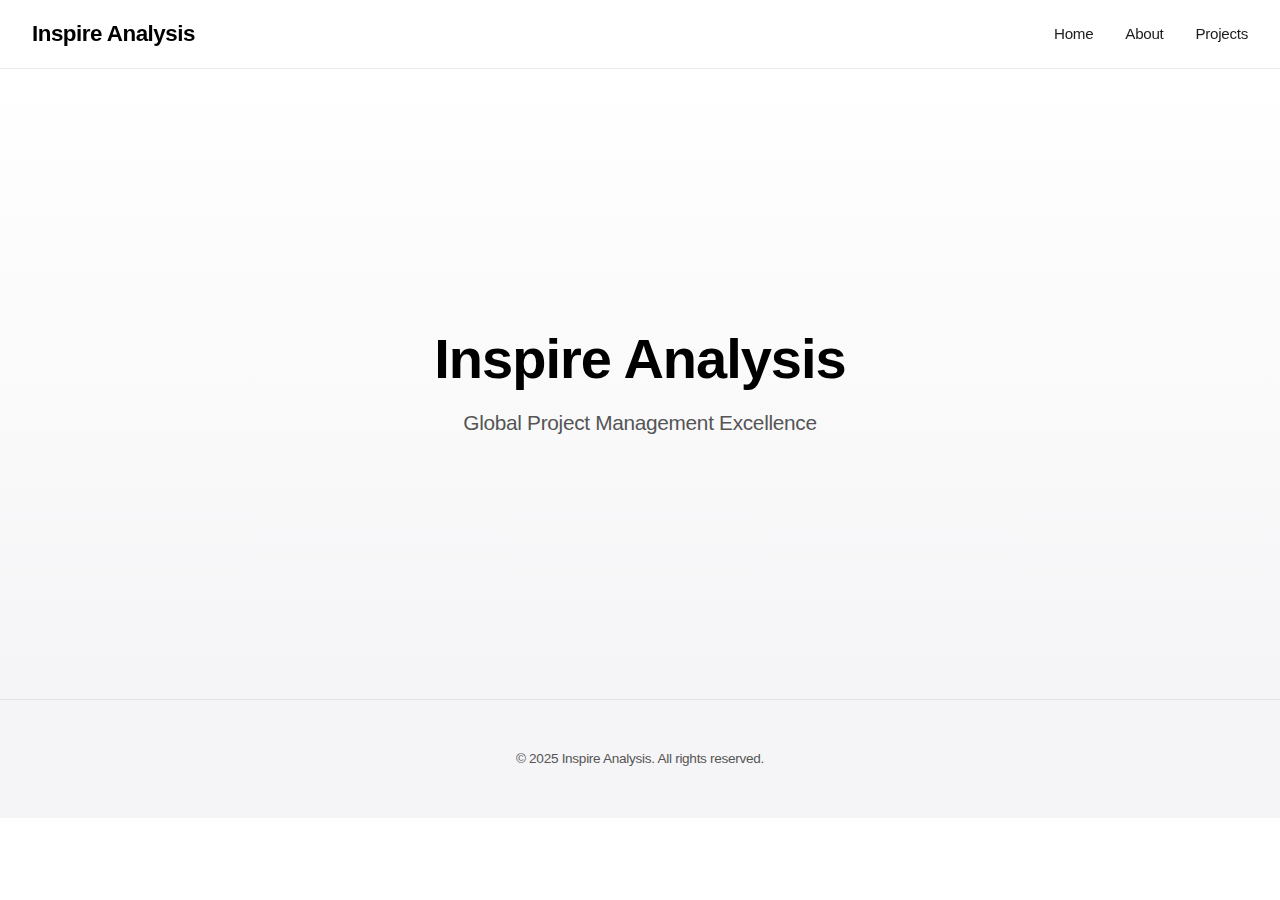
<file: index.html>
<!DOCTYPE html>
<html lang="en">
<head>
    <meta charset="UTF-8">
    <meta name="viewport" content="width=device-width, initial-scale=1.0">
    <title>Inspire Analysis</title>
    <link rel="stylesheet" href="css/style.css">
</head>
<body>
    <nav class="navbar">
        <div class="nav-container">
            <a href="index.html" class="logo">Inspire Analysis</a>
            <ul class="nav-menu">
                <li><a href="index.html">Home</a></li>
                <li><a href="about.html">About</a></li>
                <li><a href="projects.html">Projects</a></li>
            </ul>
        </div>
    </nav>

    <section class="hero">
        <div class="hero-content">
            <h1>Inspire Analysis</h1>
            <p>Global Project Management Excellence</p>
        </div>
    </section>

    <footer class="footer">
        <p>&copy; 2025 Inspire Analysis. All rights reserved.</p>
    </footer>

    <script src="js/app.js"></script>
</body>
</html>
</file>
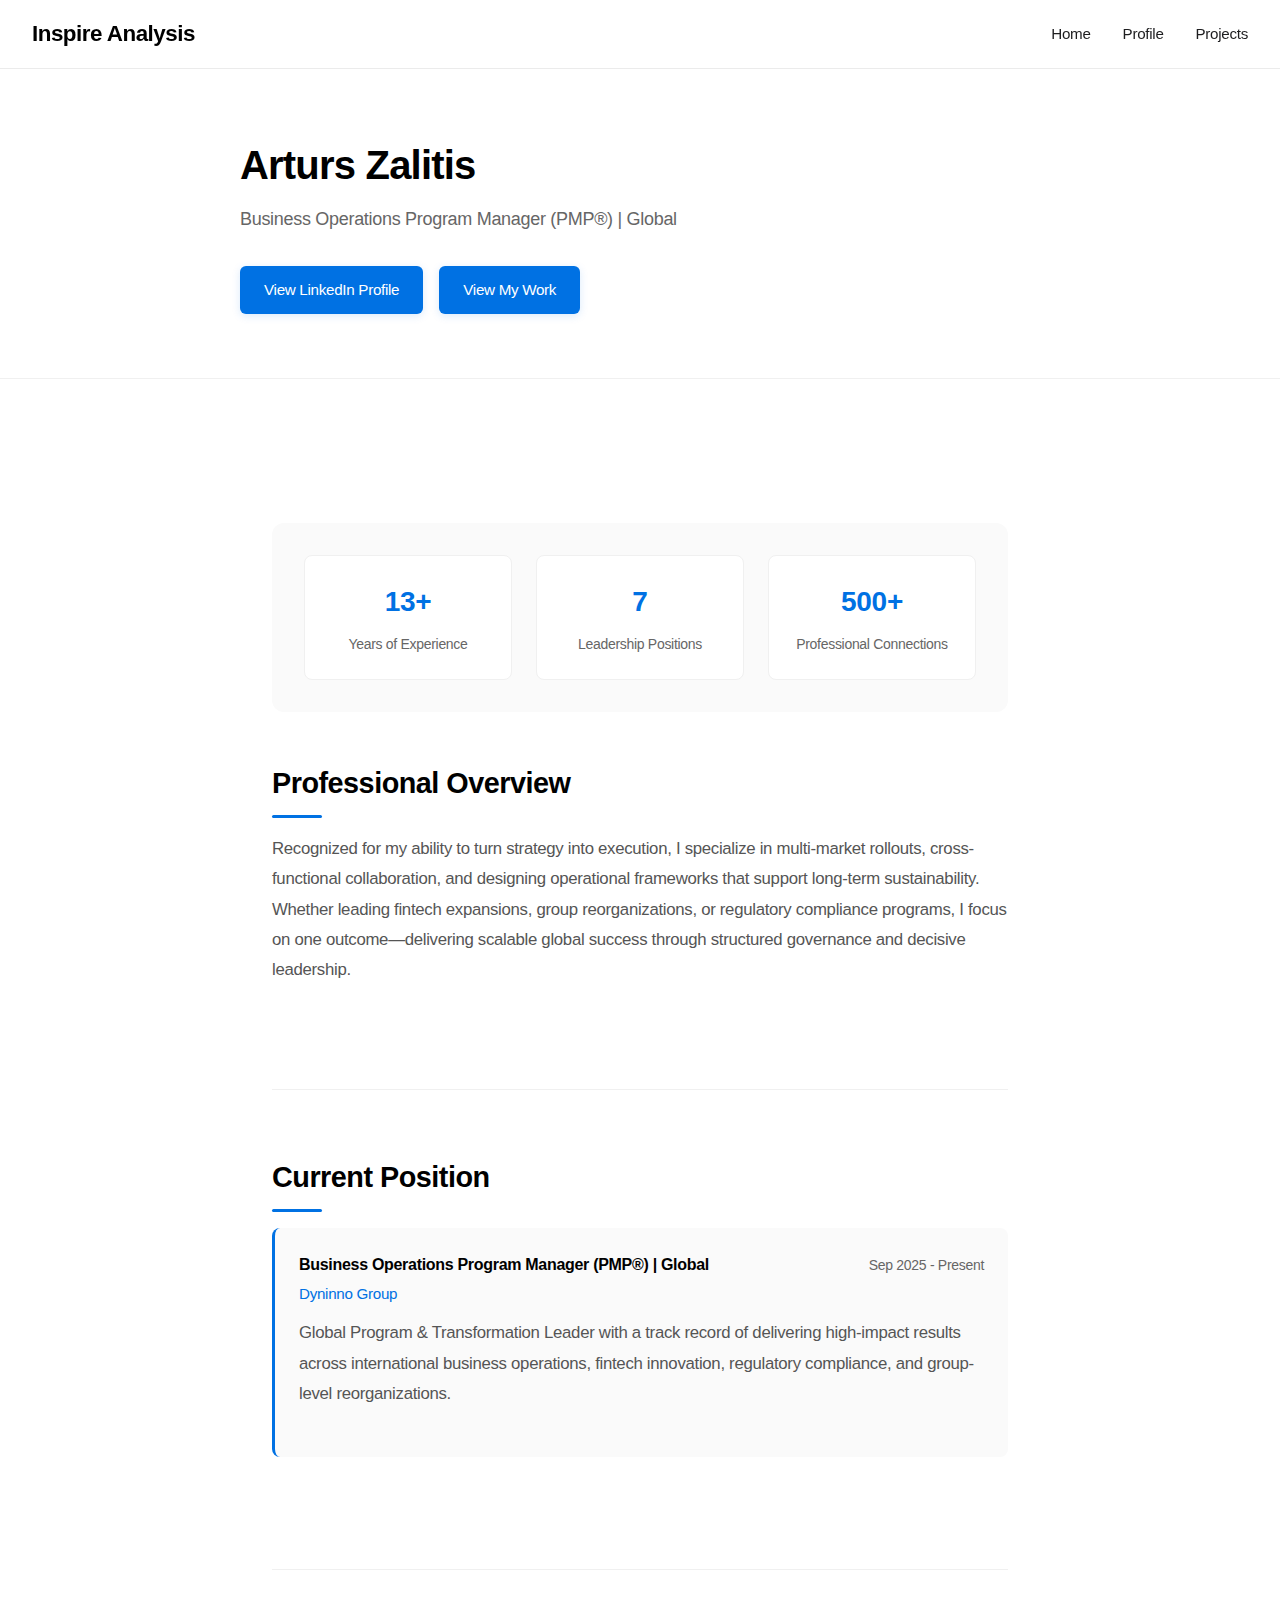
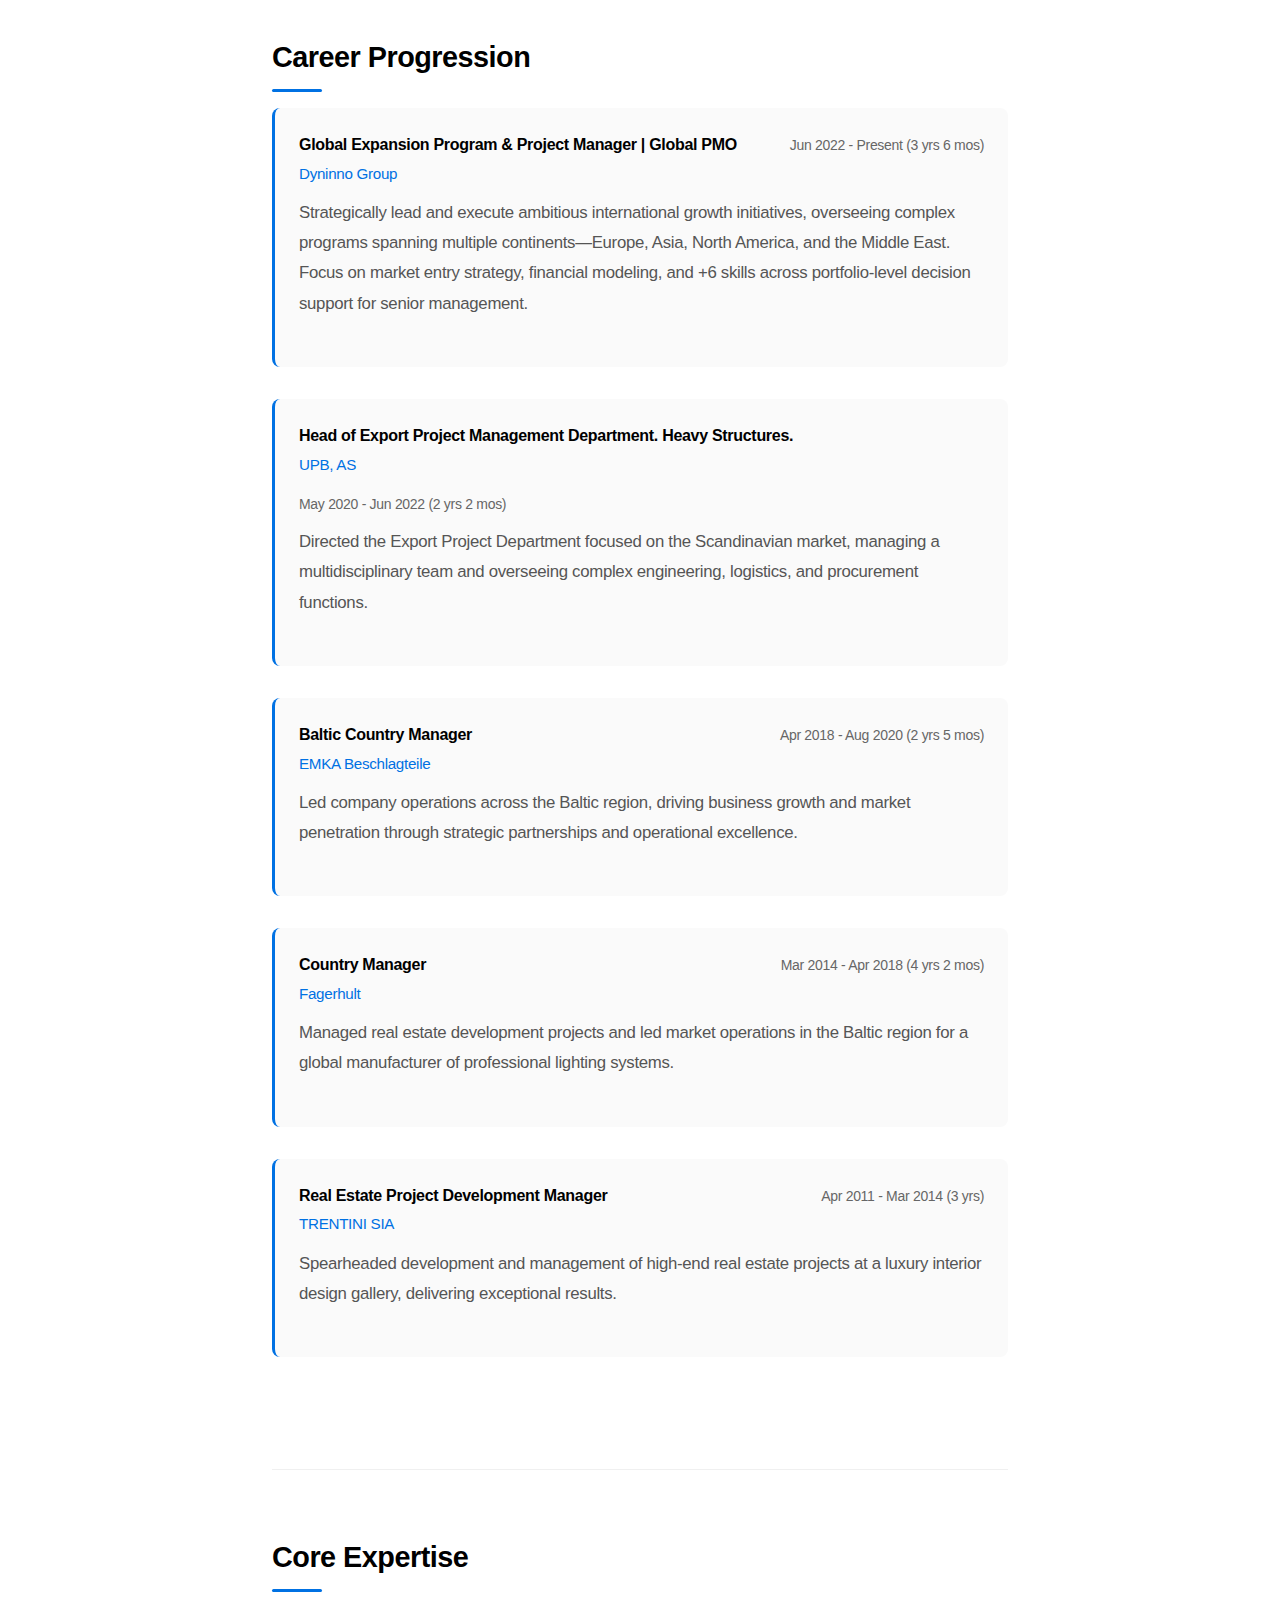
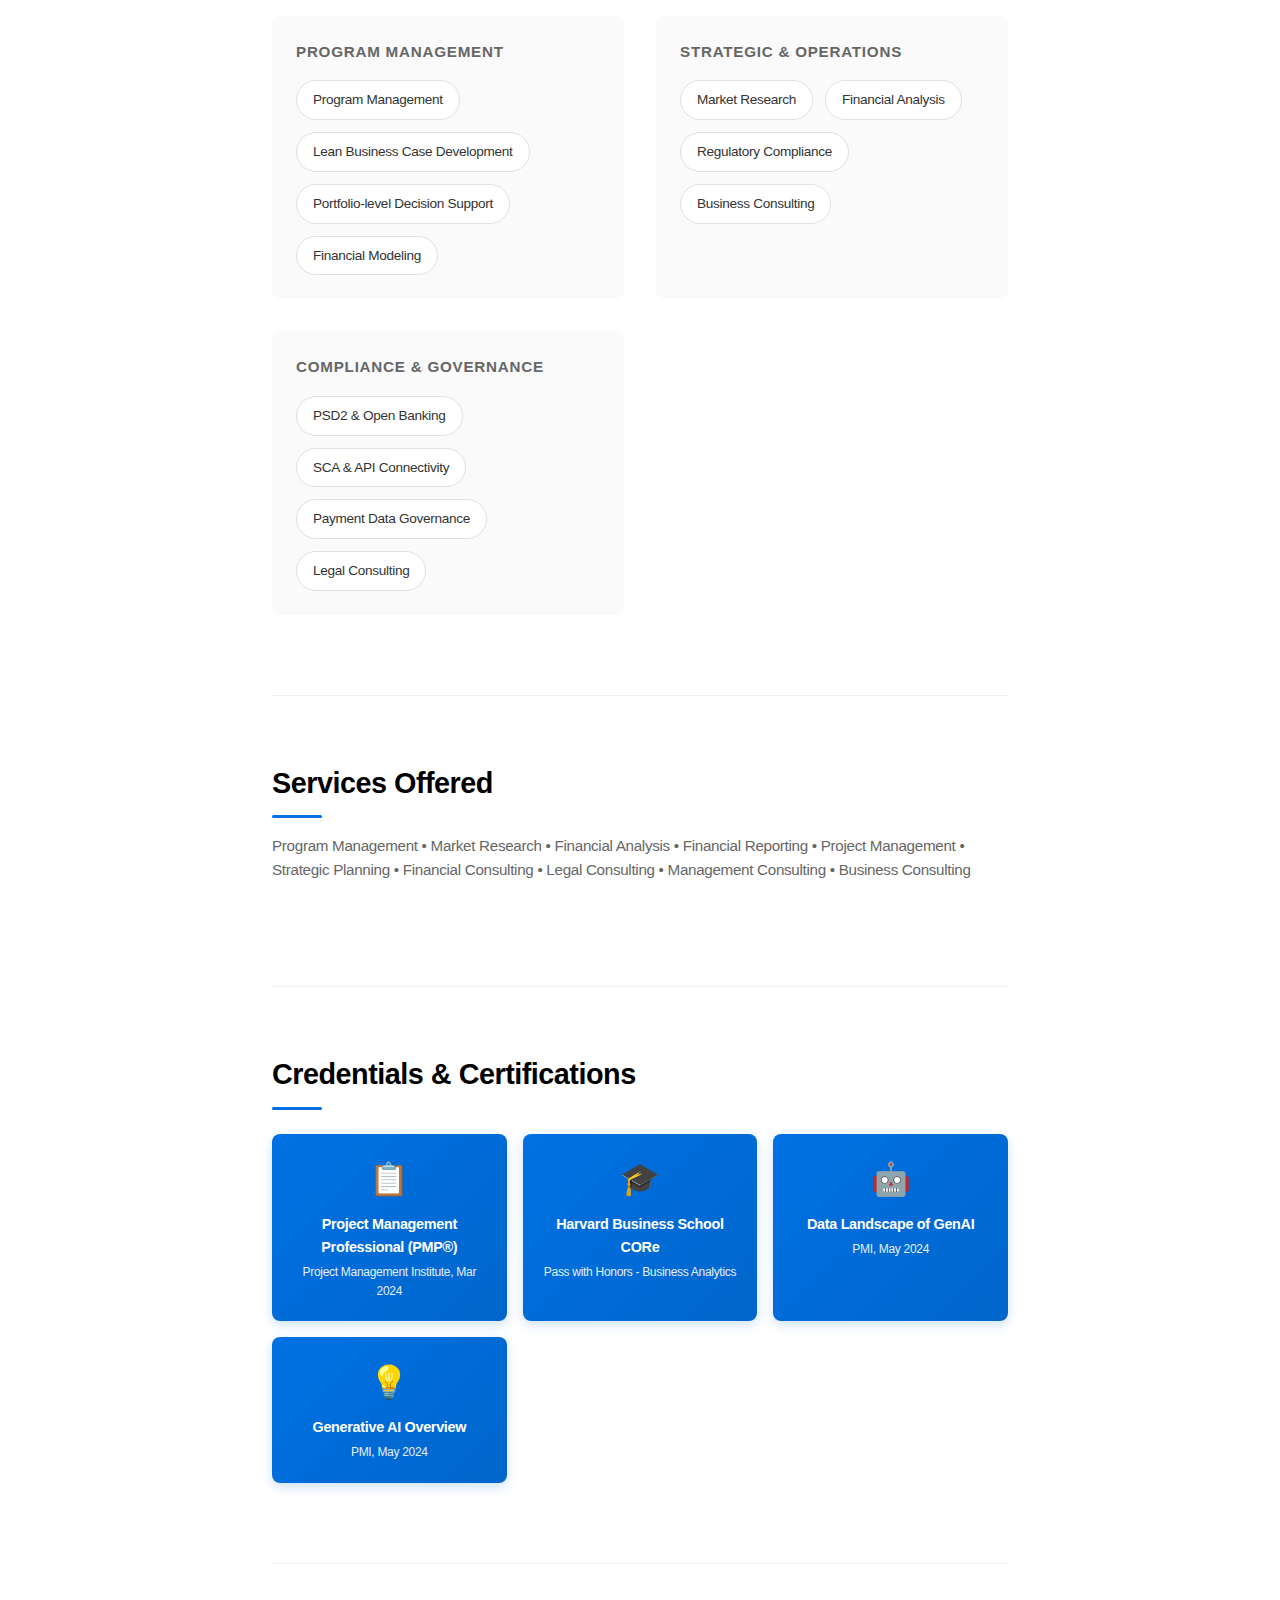
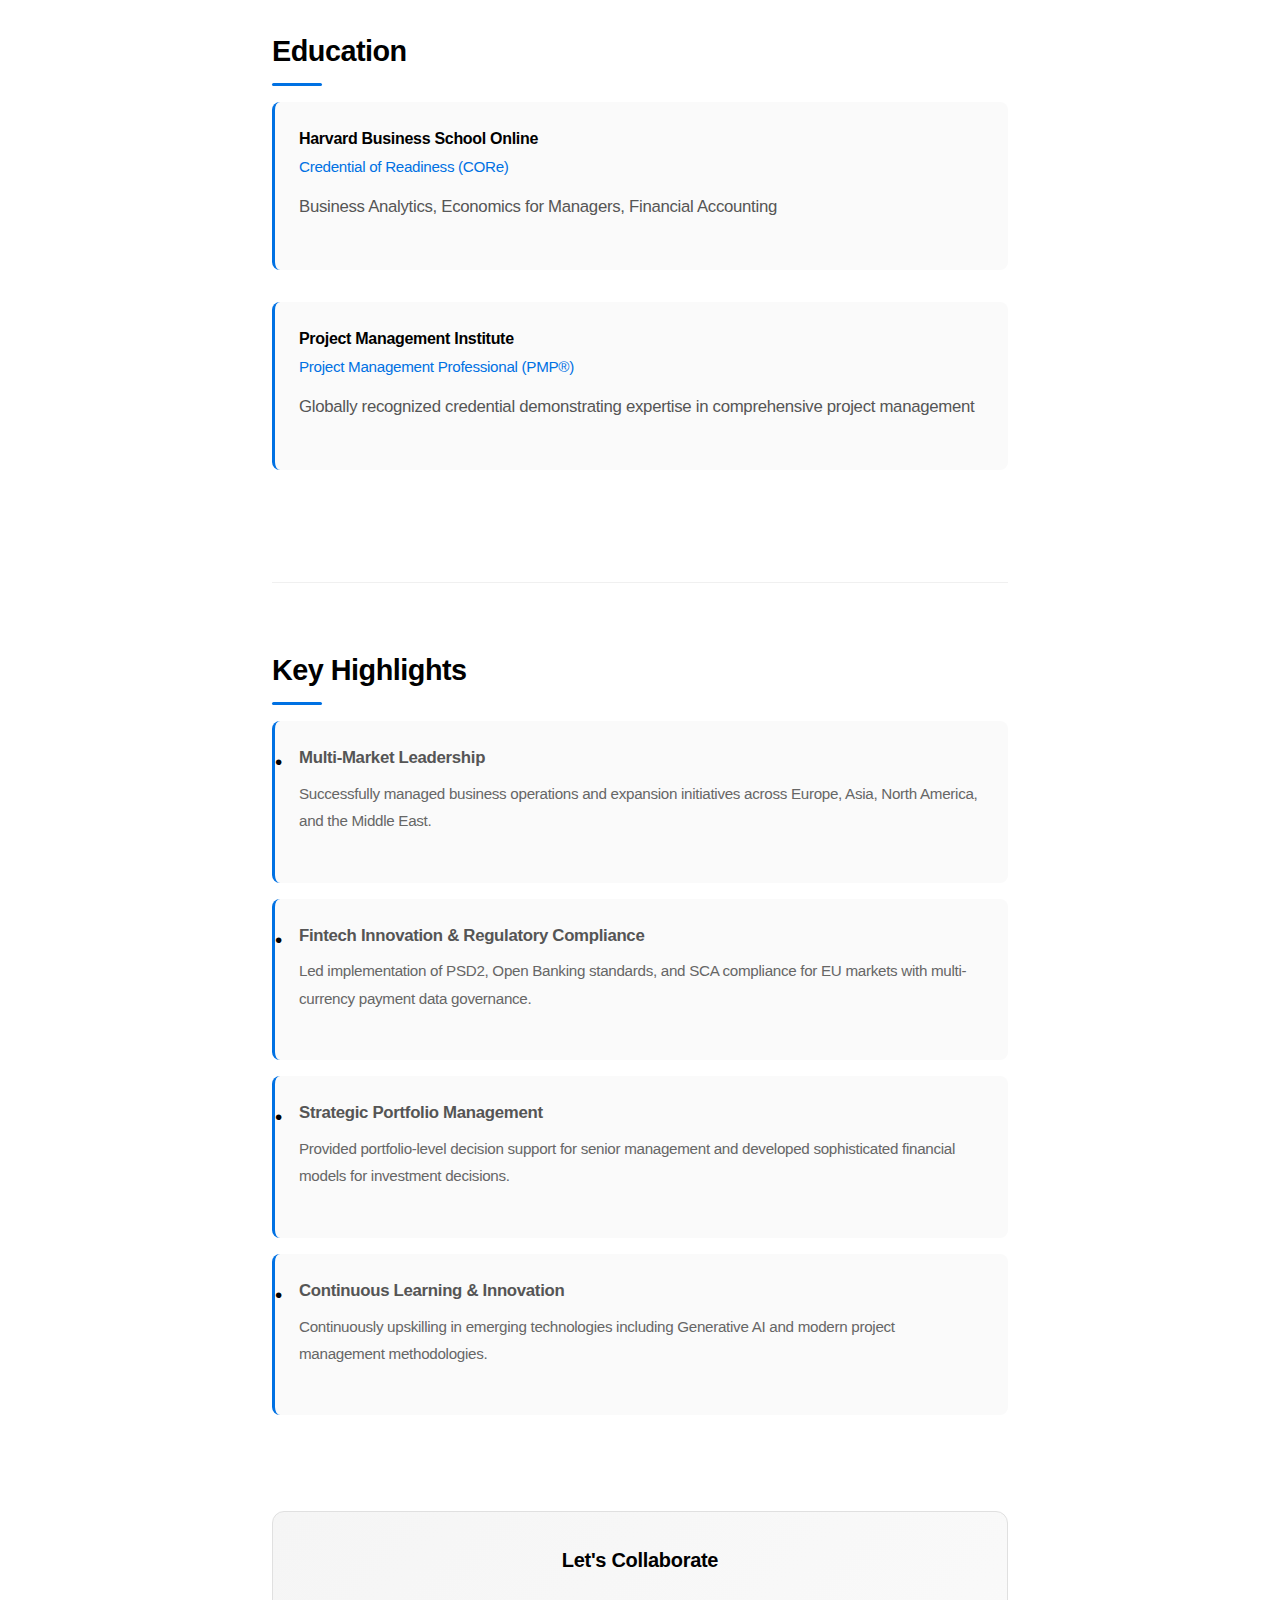
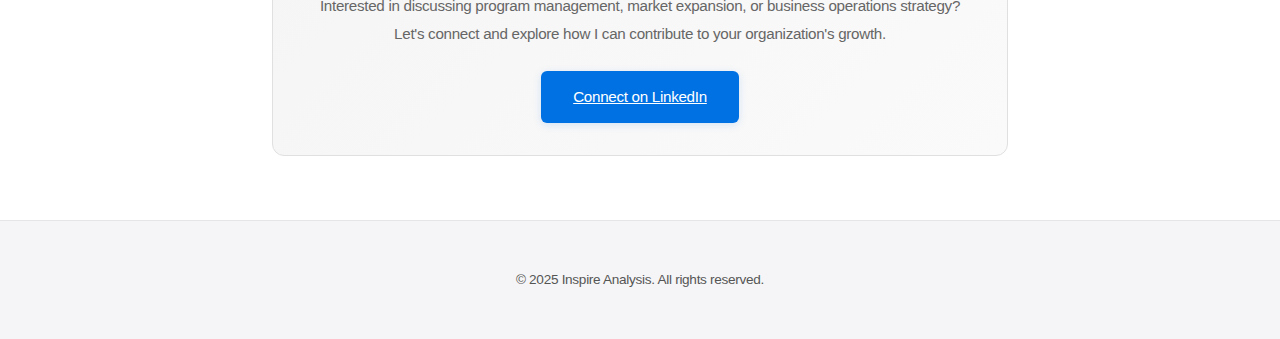
<file: about.html>
<!DOCTYPE html>
<html lang="en">
<head>
    <meta charset="UTF-8">
    <meta name="viewport" content="width=device-width, initial-scale=1.0">
    <title>Profile - Inspire Analysis</title>
    <link rel="stylesheet" href="css/style.css?v=5">
</head>
<body>
    <!-- Navigation -->
    <nav class="navbar">
        <div class="nav-container">
            <a href="index.html" class="logo">Inspire Analysis</a>
            <ul class="nav-menu">
                <li><a href="index.html">Home</a></li>
                <li><a href="about.html">Profile</a></li>
                <li><a href="projects.html">Projects</a></li>
            </ul>
        </div>
    </nav>

    <!-- Hero Section -->
    <section class="profile-hero">
        <div class="profile-hero-content">
            <div class="profile-header">
                <h1>Arturs Zalitis</h1>
                <p class="profile-subtitle">Business Operations Program Manager (PMP®) | Global</p>
            </div>
            
            <div class="profile-cta-group">
                <a href="https://www.linkedin.com/in/arturszalitis/" target="_blank">View LinkedIn Profile</a>
                <a href="projects.html">View My Work</a>
            </div>
        </div>
    </section>

    <!-- Main Content -->
    <div class="profile-content">
        <div class="container">
            <!-- Highlights Stats -->
            <section class="profile-stats">
                <div class="stat-card">
                    <div class="stat-value">13+</div>
                    <div class="stat-label">Years of Experience</div>
                </div>
                <div class="stat-card">
                    <div class="stat-value">7</div>
                    <div class="stat-label">Leadership Positions</div>
                </div>
                <div class="stat-card">
                    <div class="stat-value">500+</div>
                    <div class="stat-label">Professional Connections</div>
                </div>
            </section>

            <!-- Professional Overview -->
            <div class="content-section">
                <h2 class="section-heading">Professional Overview</h2>
                <p>Recognized for my ability to turn strategy into execution, I specialize in multi-market rollouts, cross-functional collaboration, and designing operational frameworks that support long-term sustainability. Whether leading fintech expansions, group reorganizations, or regulatory compliance programs, I focus on one outcome—delivering scalable global success through structured governance and decisive leadership.</p>
            </div>

            <!-- Current Position -->
            <div class="content-section">
                <h2 class="section-heading">Current Position</h2>
                <div class="experience-item">
                    <div class="experience-header">
                        <div>
                            <div class="experience-title">Business Operations Program Manager (PMP®) | Global</div>
                            <div class="experience-company">Dyninno Group</div>
                        </div>
                        <div class="experience-meta">Sep 2025 - Present</div>
                    </div>
                    <p class="experience-description">Global Program & Transformation Leader with a track record of delivering high-impact results across international business operations, fintech innovation, regulatory compliance, and group-level reorganizations.</p>
                </div>
            </div>

            <!-- Career Progression -->
            <div class="content-section">
                <h2 class="section-heading">Career Progression</h2>
                <div class="experience-item">
                    <div class="experience-header">
                        <div>
                            <div class="experience-title">Global Expansion Program & Project Manager | Global PMO</div>
                            <div class="experience-company">Dyninno Group</div>
                        </div>
                        <div class="experience-meta">Jun 2022 - Present (3 yrs 6 mos)</div>
                    </div>
                    <p class="experience-description">Strategically lead and execute ambitious international growth initiatives, overseeing complex programs spanning multiple continents—Europe, Asia, North America, and the Middle East. Focus on market entry strategy, financial modeling, and +6 skills across portfolio-level decision support for senior management.</p>
                </div>
                <div class="experience-item">
                    <div class="experience-header">
                        <div>
                            <div class="experience-title">Head of Export Project Management Department. Heavy Structures.</div>
                            <div class="experience-company">UPB, AS</div>
                        </div>
                        <div class="experience-meta">May 2020 - Jun 2022 (2 yrs 2 mos)</div>
                    </div>
                    <p class="experience-description">Directed the Export Project Department focused on the Scandinavian market, managing a multidisciplinary team and overseeing complex engineering, logistics, and procurement functions.</p>
                </div>
                <div class="experience-item">
                    <div class="experience-header">
                        <div>
                            <div class="experience-title">Baltic Country Manager</div>
                            <div class="experience-company">EMKA Beschlagteile</div>
                        </div>
                        <div class="experience-meta">Apr 2018 - Aug 2020 (2 yrs 5 mos)</div>
                    </div>
                    <p class="experience-description">Led company operations across the Baltic region, driving business growth and market penetration through strategic partnerships and operational excellence.</p>
                </div>
                <div class="experience-item">
                    <div class="experience-header">
                        <div>
                            <div class="experience-title">Country Manager</div>
                            <div class="experience-company">Fagerhult</div>
                        </div>
                        <div class="experience-meta">Mar 2014 - Apr 2018 (4 yrs 2 mos)</div>
                    </div>
                    <p class="experience-description">Managed real estate development projects and led market operations in the Baltic region for a global manufacturer of professional lighting systems.</p>
                </div>
                <div class="experience-item">
                    <div class="experience-header">
                        <div>
                            <div class="experience-title">Real Estate Project Development Manager</div>
                            <div class="experience-company">TRENTINI SIA</div>
                        </div>
                        <div class="experience-meta">Apr 2011 - Mar 2014 (3 yrs)</div>
                    </div>
                    <p class="experience-description">Spearheaded development and management of high-end real estate projects at a luxury interior design gallery, delivering exceptional results.</p>
                </div>
            </div>

            <!-- Core Expertise -->
            <div class="content-section">
                <h2 class="section-heading">Core Expertise</h2>
                <div class="skills-container">
                    <div class="skill-category">
                        <div class="skill-category-title">Program Management</div>
                        <div class="skill-tags">
                            <span class="skill-tag">Program Management</span>
                            <span class="skill-tag">Lean Business Case Development</span>
                            <span class="skill-tag">Portfolio-level Decision Support</span>
                            <span class="skill-tag">Financial Modeling</span>
                        </div>
                    </div>
                    <div class="skill-category">
                        <div class="skill-category-title">Strategic & Operations</div>
                        <div class="skill-tags">
                            <span class="skill-tag">Market Research</span>
                            <span class="skill-tag">Financial Analysis</span>
                            <span class="skill-tag">Regulatory Compliance</span>
                            <span class="skill-tag">Business Consulting</span>
                        </div>
                    </div>
                    <div class="skill-category">
                        <div class="skill-category-title">Compliance & Governance</div>
                        <div class="skill-tags">
                            <span class="skill-tag">PSD2 & Open Banking</span>
                            <span class="skill-tag">SCA & API Connectivity</span>
                            <span class="skill-tag">Payment Data Governance</span>
                            <span class="skill-tag">Legal Consulting</span>
                        </div>
                    </div>
                </div>
            </div>

            <!-- Professional Services -->
            <div class="content-section">
                <h2 class="section-heading">Services Offered</h2>
                <p style="font-size: 0.95rem; line-height: 1.6; color: #666; margin-bottom: 1.5rem;">Program Management • Market Research • Financial Analysis • Financial Reporting • Project Management • Strategic Planning • Financial Consulting • Legal Consulting • Management Consulting • Business Consulting</p>
            </div>

            <!-- Credentials & Certifications -->
            <div class="content-section">
                <h2 class="section-heading">Credentials & Certifications</h2>
                <div class="credentials-grid">
                    <div class="credential-badge">
                        <div class="credential-icon">📋</div>
                        <div class="credential-name">Project Management Professional (PMP®)</div>
                        <div class="credential-issuer">Project Management Institute, Mar 2024</div>
                    </div>
                    <div class="credential-badge">
                        <div class="credential-icon">🎓</div>
                        <div class="credential-name">Harvard Business School CORe</div>
                        <div class="credential-issuer">Pass with Honors - Business Analytics</div>
                    </div>
                    <div class="credential-badge">
                        <div class="credential-icon">🤖</div>
                        <div class="credential-name">Data Landscape of GenAI</div>
                        <div class="credential-issuer">PMI, May 2024</div>
                    </div>
                    <div class="credential-badge">
                        <div class="credential-icon">💡</div>
                        <div class="credential-name">Generative AI Overview</div>
                        <div class="credential-issuer">PMI, May 2024</div>
                    </div>
                </div>
            </div>

            <!-- Education -->
            <div class="content-section">
                <h2 class="section-heading">Education</h2>
                <div class="experience-item">
                    <div class="experience-header">
                        <div>
                            <div class="experience-title">Harvard Business School Online</div>
                            <div class="experience-company">Credential of Readiness (CORe)</div>
                        </div>
                    </div>
                    <p class="experience-description">Business Analytics, Economics for Managers, Financial Accounting</p>
                </div>
                <div class="experience-item">
                    <div class="experience-header">
                        <div>
                            <div class="experience-title">Project Management Institute</div>
                            <div class="experience-company">Project Management Professional (PMP®)</div>
                        </div>
                    </div>
                    <p class="experience-description">Globally recognized credential demonstrating expertise in comprehensive project management</p>
                </div>
            </div>

            <!-- Key Highlights -->
            <div class="content-section">
                <h2 class="section-heading">Key Highlights</h2>
                <ul style="list-style: none; padding: 0;">
                    <li class="experience-item" style="border-left: 3px solid #0071e3; margin-bottom: 1rem; padding: 1.5rem; background: #fafafa;">
                        <strong>Multi-Market Leadership</strong>
                        <p style="color: #666; margin-top: 0.5rem; font-size: 0.95rem;">Successfully managed business operations and expansion initiatives across Europe, Asia, North America, and the Middle East.</p>
                    </li>
                    <li class="experience-item" style="border-left: 3px solid #0071e3; margin-bottom: 1rem; padding: 1.5rem; background: #fafafa;">
                        <strong>Fintech Innovation & Regulatory Compliance</strong>
                        <p style="color: #666; margin-top: 0.5rem; font-size: 0.95rem;">Led implementation of PSD2, Open Banking standards, and SCA compliance for EU markets with multi-currency payment data governance.</p>
                    </li>
                    <li class="experience-item" style="border-left: 3px solid #0071e3; margin-bottom: 1rem; padding: 1.5rem; background: #fafafa;">
                        <strong>Strategic Portfolio Management</strong>
                        <p style="color: #666; margin-top: 0.5rem; font-size: 0.95rem;">Provided portfolio-level decision support for senior management and developed sophisticated financial models for investment decisions.</p>
                    </li>
                    <li class="experience-item" style="border-left: 3px solid #0071e3; margin-bottom: 1rem; padding: 1.5rem; background: #fafafa;">
                        <strong>Continuous Learning & Innovation</strong>
                        <p style="color: #666; margin-top: 0.5rem; font-size: 0.95rem;">Continuously upskilling in emerging technologies including Generative AI and modern project management methodologies.</p>
                    </li>
                </ul>
            </div>

            <!-- Call to Action -->
            <div class="profile-cta">
                <h3>Let's Collaborate</h3>
                <p>Interested in discussing program management, market expansion, or business operations strategy? Let's connect and explore how I can contribute to your organization's growth.</p>
                <a href="https://www.linkedin.com/in/arturszalitis/" target="_blank" class="profile-cta-button">Connect on LinkedIn</a>
            </div>
        </div>
    </div>

    <!-- Footer -->
    <footer class="footer">
        <p>&copy; 2025 Inspire Analysis. All rights reserved.</p>
    </footer>

    <script src="js/app.js"></script>
</body>
</html>
</file>
<file: css/style.css>
/* Apple-Inspired Design System */
* {
    margin: 0;
    padding: 0;
    box-sizing: border-box;
}

body {
    font-family: -apple-system, BlinkMacSystemFont, 'Segoe UI', 'Helvetica Neue', sans-serif;
    background-color: #ffffff;
    color: #1d1d1f;
    line-height: 1.6;
    letter-spacing: -0.3px;
}

/* Navigation */
.navbar {
    background-color: rgba(255, 255, 255, 0.95);
    padding: 1rem 0;
    position: sticky;
    top: 0;
    backdrop-filter: blur(20px);
    border-bottom: 1px solid rgba(0, 0, 0, 0.08);
    z-index: 1000;
}

.nav-container {
    max-width: 1440px;
    margin: 0 auto;
    padding: 0 2rem;
    display: flex;
    justify-content: space-between;
    align-items: center;
}

.logo {
    font-size: 1.4rem;
    font-weight: 600;
    letter-spacing: -0.5px;
    color: #000;
    text-decoration: none;
    cursor: pointer;
}

.nav-menu {
    display: flex;
    list-style: none;
    gap: 2rem;
}

.nav-menu a {
    color: #1d1d1f;
    text-decoration: none;
    font-size: 0.95rem;
    font-weight: 500;
    transition: color 0.3s cubic-bezier(0.4, 0, 0.2, 1);
    letter-spacing: -0.3px;
}

.nav-menu a:hover {
    color: #555;
}

/* Hero Section */
.hero {
    background: linear-gradient(to bottom, #ffffff 0%, #f5f5f7 100%);
    padding: 8rem 2rem;
    text-align: center;
    min-height: 70vh;
    display: flex;
    align-items: center;
    justify-content: center;
}

.hero-content h1 {
    font-size: 3.5rem;
    font-weight: 700;
    margin-bottom: 1rem;
    letter-spacing: -1px;
    line-height: 1.1;
    color: #000;
    max-width: 900px;
    margin-left: auto;
    margin-right: auto;
}

.hero-content p {
    font-size: 1.3rem;
    color: #555555;
    font-weight: 400;
    letter-spacing: -0.3px;
    max-width: 600px;
    margin-left: auto;
    margin-right: auto;
}

/* Container */
.container {
    max-width: 1440px;
    margin: 0 auto;
    padding: 4rem 2rem;
}

.container h1 {
    font-size: 2.5rem;
    font-weight: 700;
    margin-bottom: 2rem;
    letter-spacing: -0.8px;
    color: #000;
}

.container h2 {
    font-size: 1.8rem;
    font-weight: 600;
    margin-top: 2rem;
    margin-bottom: 1rem;
    letter-spacing: -0.5px;
    color: #000;
}

.container p {
    font-size: 1.05rem;
    color: #555555;
    margin-bottom: 1.5rem;
    line-height: 1.8;
    letter-spacing: -0.3px;
}

.container ul {
    list-style: none;
    margin-left: 0;
}

.container li {
    font-size: 1.05rem;
    color: #555555;
    margin-bottom: 0.8rem;
    padding-left: 1.5rem;
    position: relative;
    letter-spacing: -0.3px;
}

.container li:before {
    content: "•";
    position: absolute;
    left: 0;
    font-size: 1.3rem;
    color: #000;
}

/* Buttons */
.btn {
    background-color: #0071e3;
    color: #fff;
    padding: 0.8rem 2rem;
    border: none;
    border-radius: 8px;
    cursor: pointer;
    font-size: 0.95rem;
    font-weight: 500;
    transition: background-color 0.3s cubic-bezier(0.4, 0, 0.2, 1);
    text-decoration: none;
    display: inline-block;
    letter-spacing: -0.3px;
}

.btn:hover {
    background-color: #0077ed;
}

.btn-large {
    font-size: 1.1rem;
    padding: 1rem 2.5rem;
    border-radius: 10px;
    width: 100%;
    margin: 0.5rem 0;
}

/* Login Section */
.login-section {
    display: flex;
    align-items: center;
    justify-content: center;
    min-height: 80vh;
    background: #f5f5f7;
    padding: 2rem;
}

.login-container {
    max-width: 400px;
    width: 100%;
    background: #ffffff;
    padding: 3rem 2rem;
    border-radius: 12px;
    text-align: center;
    box-shadow: 0 2px 10px rgba(0, 0, 0, 0.04);
}

.login-container h1 {
    font-size: 2rem;
    font-weight: 600;
    margin-bottom: 0.5rem;
    color: #000;
    letter-spacing: -0.5px;
}

.login-container p {
    color: #555555;
    margin-bottom: 2rem;
    font-size: 0.95rem;
    letter-spacing: -0.3px;
}

.login-options {
    display: flex;
    flex-direction: column;
    gap: 1rem;
    margin: 2rem 0;
}

.divider {
    color: #999999;
    font-size: 0.9rem;
    margin: 1rem 0;
    letter-spacing: -0.3px;
}

.password-login {
    display: flex;
    flex-direction: column;
    gap: 1rem;
    margin: 2rem 0;
}

.input-field {
    padding: 0.8rem 1rem;
    border: 1px solid #d2d2d7;
    border-radius: 8px;
    font-size: 0.95rem;
    font-family: inherit;
    letter-spacing: -0.3px;
    transition: border-color 0.3s ease;
}

.input-field:focus {
    outline: none;
    border-color: #0071e3;
}

.guest-section {
    margin-top: 1.5rem;
    padding-top: 1.5rem;
    border-top: 1px solid #e5e5e7;
}

.link-btn {
    background: none;
    border: none;
    color: #0071e3;
    cursor: pointer;
    text-decoration: none;
    font-size: 0.95rem;
    font-weight: 500;
    letter-spacing: -0.3px;
    transition: color 0.3s ease;
}

.link-btn:hover {
    color: #0077ed;
}

/* Projects Section */
#projects-section {
    background: #f5f5f7;
}

.logout-container {
    text-align: right;
    margin-bottom: 2rem;
}

.projects-grid {
    display: grid;
    grid-template-columns: repeat(auto-fit, minmax(300px, 1fr));
    gap: 2rem;
    margin: 2rem 0;
}

.project-card {
    background: #ffffff;
    padding: 2rem;
    border-radius: 12px;
    box-shadow: 0 2px 10px rgba(0, 0, 0, 0.04);
    transition: box-shadow 0.3s cubic-bezier(0.4, 0, 0.2, 1);
}

.project-card:hover {
    box-shadow: 0 4px 20px rgba(0, 0, 0, 0.08);
}

.project-card h3 {
    font-size: 1.3rem;
    font-weight: 600;
    margin-bottom: 0.5rem;
    color: #000;
    letter-spacing: -0.5px;
}

.project-card p {
    color: #555555;
    font-size: 0.95rem;
    margin-bottom: 1.5rem;
    letter-spacing: -0.3px;
}

.btn-delete {
    background-color: #f5f5f7;
    color: #1d1d1f;
    padding: 0.6rem 1.5rem;
    border: none;
    border-radius: 8px;
    cursor: pointer;
    font-size: 0.9rem;
    font-weight: 500;
    transition: background-color 0.3s ease;
    margin-top: 0.5rem;
    letter-spacing: -0.3px;
}

.btn-delete:hover {
    background-color: #e5e5e7;
}

.project-form {
    background: #ffffff;
    padding: 2rem;
    border-radius: 12px;
    box-shadow: 0 2px 10px rgba(0, 0, 0, 0.04);
}

.project-form input,
.project-form textarea {
    width: 100%;
    padding: 0.8rem 1rem;
    margin-bottom: 1rem;
    border: 1px solid #d2d2d7;
    border-radius: 8px;
    font-size: 0.95rem;
    font-family: inherit;
    letter-spacing: -0.3px;
    transition: border-color 0.3s ease;
}

.project-form input:focus,
.project-form textarea:focus {
    outline: none;
    border-color: #0071e3;
}

.add-project-section {
    margin-top: 3rem;
}

.add-project-section h2 {
    font-size: 1.8rem;
    font-weight: 600;
    margin-bottom: 1.5rem;
    letter-spacing: -0.5px;
}

/* Footer */
.footer {
    background-color: #f5f5f7;
    color: #555555;
    text-align: center;
    padding: 3rem 2rem;
    font-size: 0.85rem;
    letter-spacing: -0.3px;
    border-top: 1px solid #e5e5e7;
}

/* Responsive */
@media (max-width: 768px) {
    .nav-menu {
        gap: 1rem;
    }
    
    .hero-content h1 {
        font-size: 2.2rem;
    }
    
    .container {
        padding: 2rem 1rem;
    }
    
    .projects-grid {
        grid-template-columns: 1fr;
    }
}

/* ========================================
   WORLD-CLASS PROFESSIONAL PROFILE STYLES
   ======================================== */

.profile-hero {
  position: relative;
  padding: 4rem 2rem;
  margin-bottom: 3rem;
  border-bottom: 1px solid #f0f0f0;
}

.profile-hero-content {
  max-width: 800px;
  margin: 0 auto;
}

.profile-header {
  margin-bottom: 2rem;
}

.profile-header h1 {
  font-size: 2.5rem;
  font-weight: 600;
  margin-bottom: 0.5rem;
  color: #000;
  letter-spacing: -0.02em;
}

.profile-subtitle {
  font-size: 1.125rem;
  color: #666;
  font-weight: 500;
  margin-bottom: 1.5rem;
}

.profile-cta-group {
  display: flex;
  gap: 1rem;
  margin-top: 1.5rem;
  flex-wrap: wrap;
}

.profile-cta-group a {
  display: inline-flex;
  align-items: center;
  gap: 0.5rem;
  padding: 0.75rem 1.5rem;
  background: #0071e3;
  color: white;
  border-radius: 6px;
  text-decoration: none;
  font-weight: 500;
  font-size: 0.95rem;
  transition: all 0.3s cubic-bezier(0.4, 0, 0.2, 1);
  box-shadow: 0 2px 8px rgba(0, 113, 227, 0.15);
}

.profile-cta-group a:hover {
  background: #0066cc;
  transform: translateY(-2px);
  box-shadow: 0 4px 12px rgba(0, 113, 227, 0.25);
}

/* Highlight Stats Section */
.profile-stats {
  display: grid;
  grid-template-columns: repeat(auto-fit, minmax(200px, 1fr));
  gap: 1.5rem;
  margin: 2rem 0;
  padding: 2rem;
  background: #fafafa;
  border-radius: 12px;
}

.stat-card {
  text-align: center;
  padding: 1.5rem;
  border-radius: 8px;
  background: white;
  border: 1px solid #f0f0f0;
  transition: all 0.3s ease;
}

.stat-card:hover {
  box-shadow: 0 4px 16px rgba(0, 0, 0, 0.08);
  border-color: #e0e0e0;
  transform: translateY(-2px);
}

.stat-value {
  font-size: 1.75rem;
  font-weight: 600;
  color: #0071e3;
  margin-bottom: 0.5rem;
}

.stat-label {
  font-size: 0.875rem;
  color: #666;
  font-weight: 500;
}

/* Professional Content Sections */
.profile-content {
  max-width: 800px;
  margin: 0 auto;
}

.content-section {
  margin: 3rem 0;
  padding: 2rem 0;
  border-top: 1px solid #f0f0f0;
}

.content-section:first-of-type {
  border-top: none;
  padding-top: 0;
}

.section-heading {
  font-size: 1.5rem;
  font-weight: 600;
  margin-bottom: 1.5rem;
  color: #000;
  position: relative;
  padding-bottom: 0.75rem;
}

.section-heading::after {
  content: '';
  position: absolute;
  bottom: 0;
  left: 0;
  width: 50px;
  height: 3px;
  background: #0071e3;
  border-radius: 2px;
}

/* Experience & Education Cards */
.experience-item {
  margin-bottom: 2rem;
  padding: 1.5rem;
  background: #fafafa;
  border-radius: 8px;
  border-left: 3px solid #0071e3;
  transition: all 0.3s ease;
}

.experience-item:hover {
  background: #f5f5f5;
  box-shadow: 0 2px 8px rgba(0, 0, 0, 0.05);
}

.experience-header {
  display: flex;
  justify-content: space-between;
  align-items: baseline;
  margin-bottom: 0.5rem;
  flex-wrap: wrap;
  gap: 1rem;
}

.experience-title {
  font-weight: 600;
  color: #000;
  font-size: 1rem;
}

.experience-meta {
  font-size: 0.875rem;
  color: #666;
  font-weight: 500;
}

.experience-company {
  color: #0071e3;
  font-weight: 500;
  font-size: 0.95rem;
  margin-top: 0.25rem;
}

.experience-description {
  color: #666;
  font-size: 0.95rem;
  line-height: 1.6;
  margin-top: 0.75rem;
}

/* Skills & Expertise */
.skills-container {
  display: grid;
  grid-template-columns: repeat(auto-fit, minmax(250px, 1fr));
  gap: 2rem;
  margin-top: 1.5rem;
}

.skill-category {
  padding: 1.5rem;
  background: #fafafa;
  border-radius: 8px;
}

.skill-category-title {
  font-weight: 600;
  color: #000;
  margin-bottom: 1rem;
  font-size: 0.95rem;
  text-transform: uppercase;
  letter-spacing: 0.05em;
  color: #666;
}

.skill-tags {
  display: flex;
  flex-wrap: wrap;
  gap: 0.75rem;
}

.skill-tag {
  display: inline-flex;
  align-items: center;
  padding: 0.5rem 1rem;
  background: white;
  border: 1px solid #e0e0e0;
  border-radius: 20px;
  font-size: 0.85rem;
  color: #333;
  font-weight: 500;
  transition: all 0.3s ease;
}

.skill-tag:hover {
  border-color: #0071e3;
  color: #0071e3;
  background: rgba(0, 113, 227, 0.05);
}

/* Credentials & Achievements */
.credentials-grid {
  display: grid;
  grid-template-columns: repeat(auto-fit, minmax(180px, 1fr));
  gap: 1rem;
  margin-top: 1.5rem;
}

.credential-badge {
  text-align: center;
  padding: 1.25rem;
  background: linear-gradient(135deg, #0071e3 0%, #0066cc 100%);
  color: white;
  border-radius: 8px;
  box-shadow: 0 4px 12px rgba(0, 113, 227, 0.2);
  transition: all 0.3s ease;
}

.credential-badge:hover {
  transform: translateY(-4px);
  box-shadow: 0 8px 20px rgba(0, 113, 227, 0.3);
}

.credential-icon {
  font-size: 2rem;
  margin-bottom: 0.5rem;
}

.credential-name {
  font-weight: 600;
  font-size: 0.9rem;
  margin-bottom: 0.25rem;
}

.credential-issuer {
  font-size: 0.75rem;
  opacity: 0.9;
}

/* Call to Action */
.profile-cta {
  margin-top: 3rem;
  padding: 2rem;
  text-align: center;
  background: linear-gradient(135deg, #f5f5f5 0%, #fafafa 100%);
  border-radius: 12px;
  border: 1px solid #e0e0e0;
}

.profile-cta h3 {
  font-size: 1.25rem;
  font-weight: 600;
  margin-bottom: 1rem;
  color: #000;
}

.profile-cta p {
  color: #666;
  margin-bottom: 1.5rem;
  font-size: 0.95rem;
}

.profile-cta-button {
  display: inline-flex;
  align-items: center;
  gap: 0.5rem;
  padding: 0.875rem 2rem;
  background: #0071e3;
  color: white;
  border: none;
  border-radius: 6px;
  font-size: 0.95rem;
  font-weight: 500;
  cursor: pointer;
  transition: all 0.3s cubic-bezier(0.4, 0, 0.2, 1);
  box-shadow: 0 2px 8px rgba(0, 113, 227, 0.15);
}

.profile-cta-button:hover {
  background: #0066cc;
  transform: translateY(-2px);
  box-shadow: 0 4px 12px rgba(0, 113, 227, 0.25);
}

/* Responsive Design */
@media (max-width: 768px) {
  .profile-hero {
    padding: 2rem 1.5rem;
  }

  .profile-header h1 {
    font-size: 2rem;
  }

  .profile-subtitle {
    font-size: 1rem;
  }

  .profile-stats {
    grid-template-columns: 1fr;
  }

  .skills-container {
    grid-template-columns: 1fr;
  }

  .experience-header {
    flex-direction: column;
    align-items: flex-start;
  }

  .credentials-grid {
    grid-template-columns: repeat(2, 1fr);
  }
}

@media (max-width: 480px) {
  .profile-header h1 {
    font-size: 1.5rem;
  }

  .profile-cta-group {
    flex-direction: column;
  }

  .profile-cta-group a {
    width: 100%;
    justify-content: center;
  }

  .credentials-grid {
    grid-template-columns: 1fr;
  }
}
</file>
